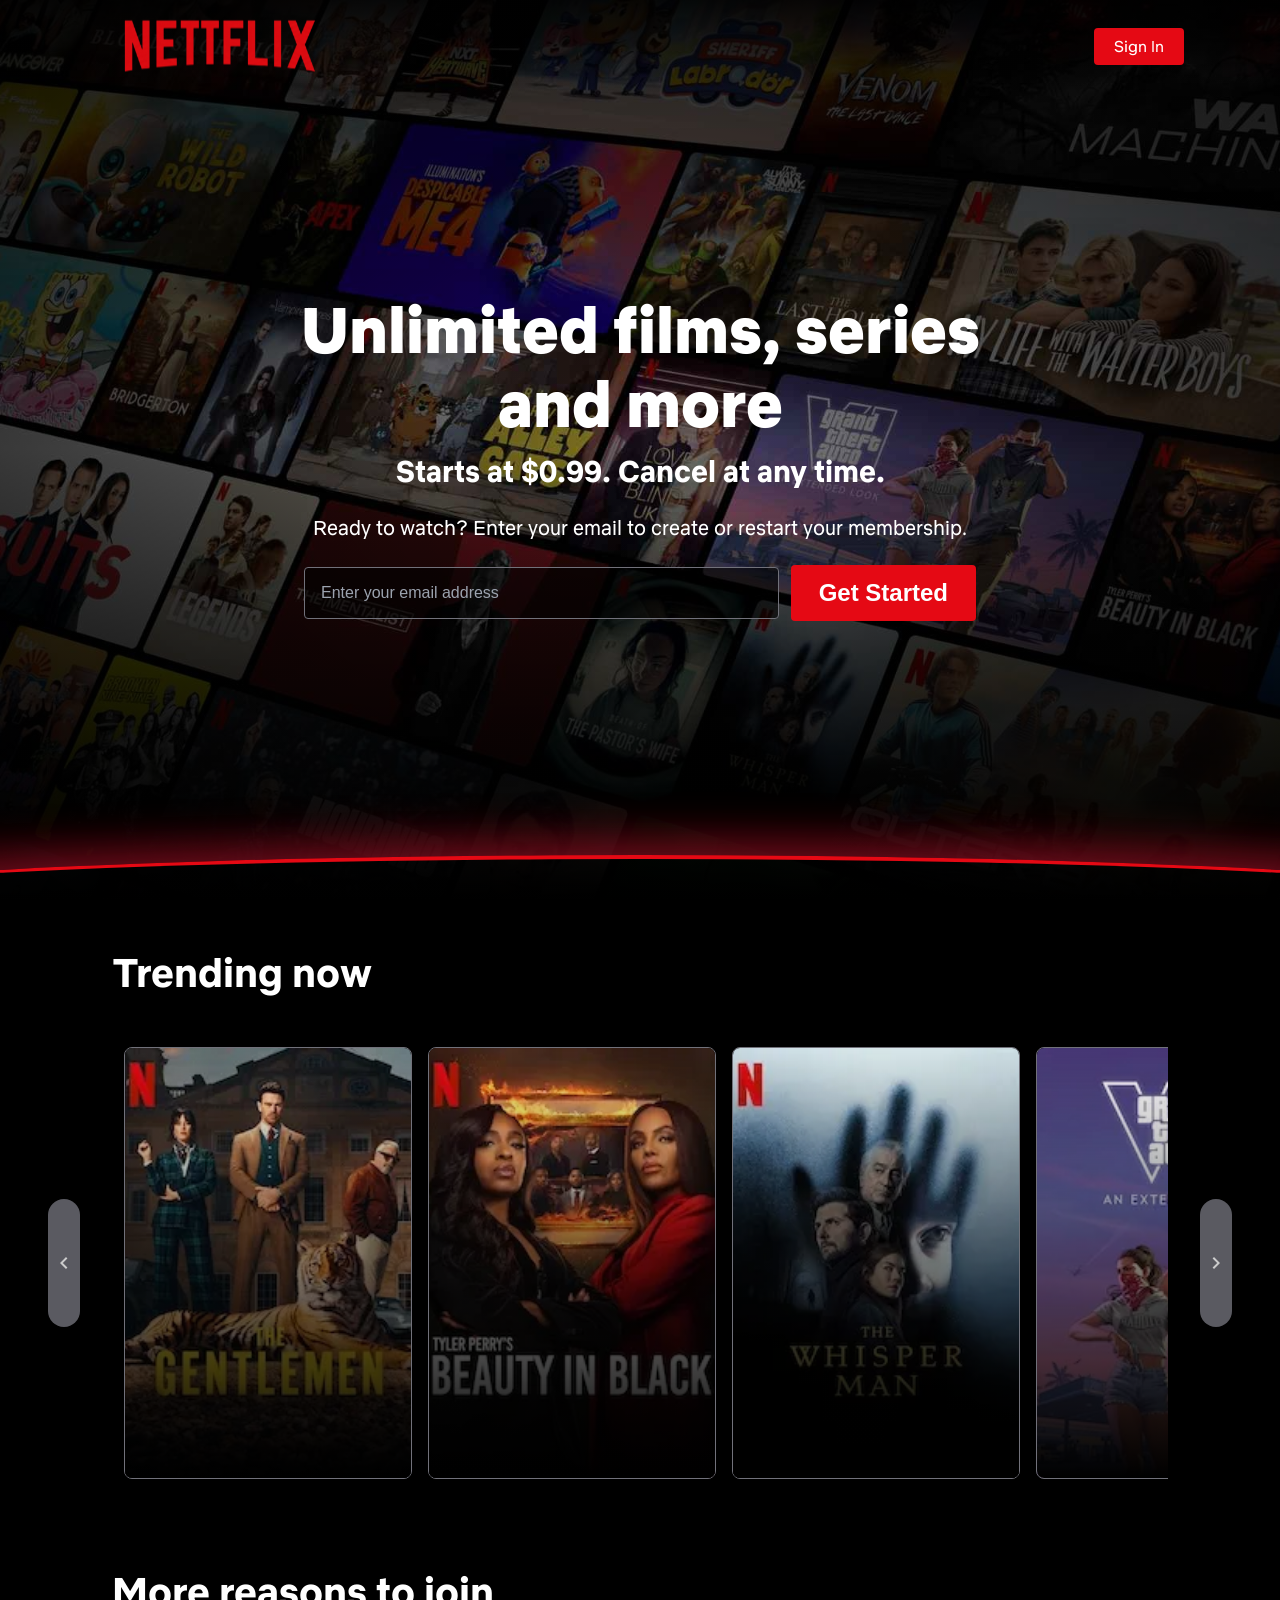
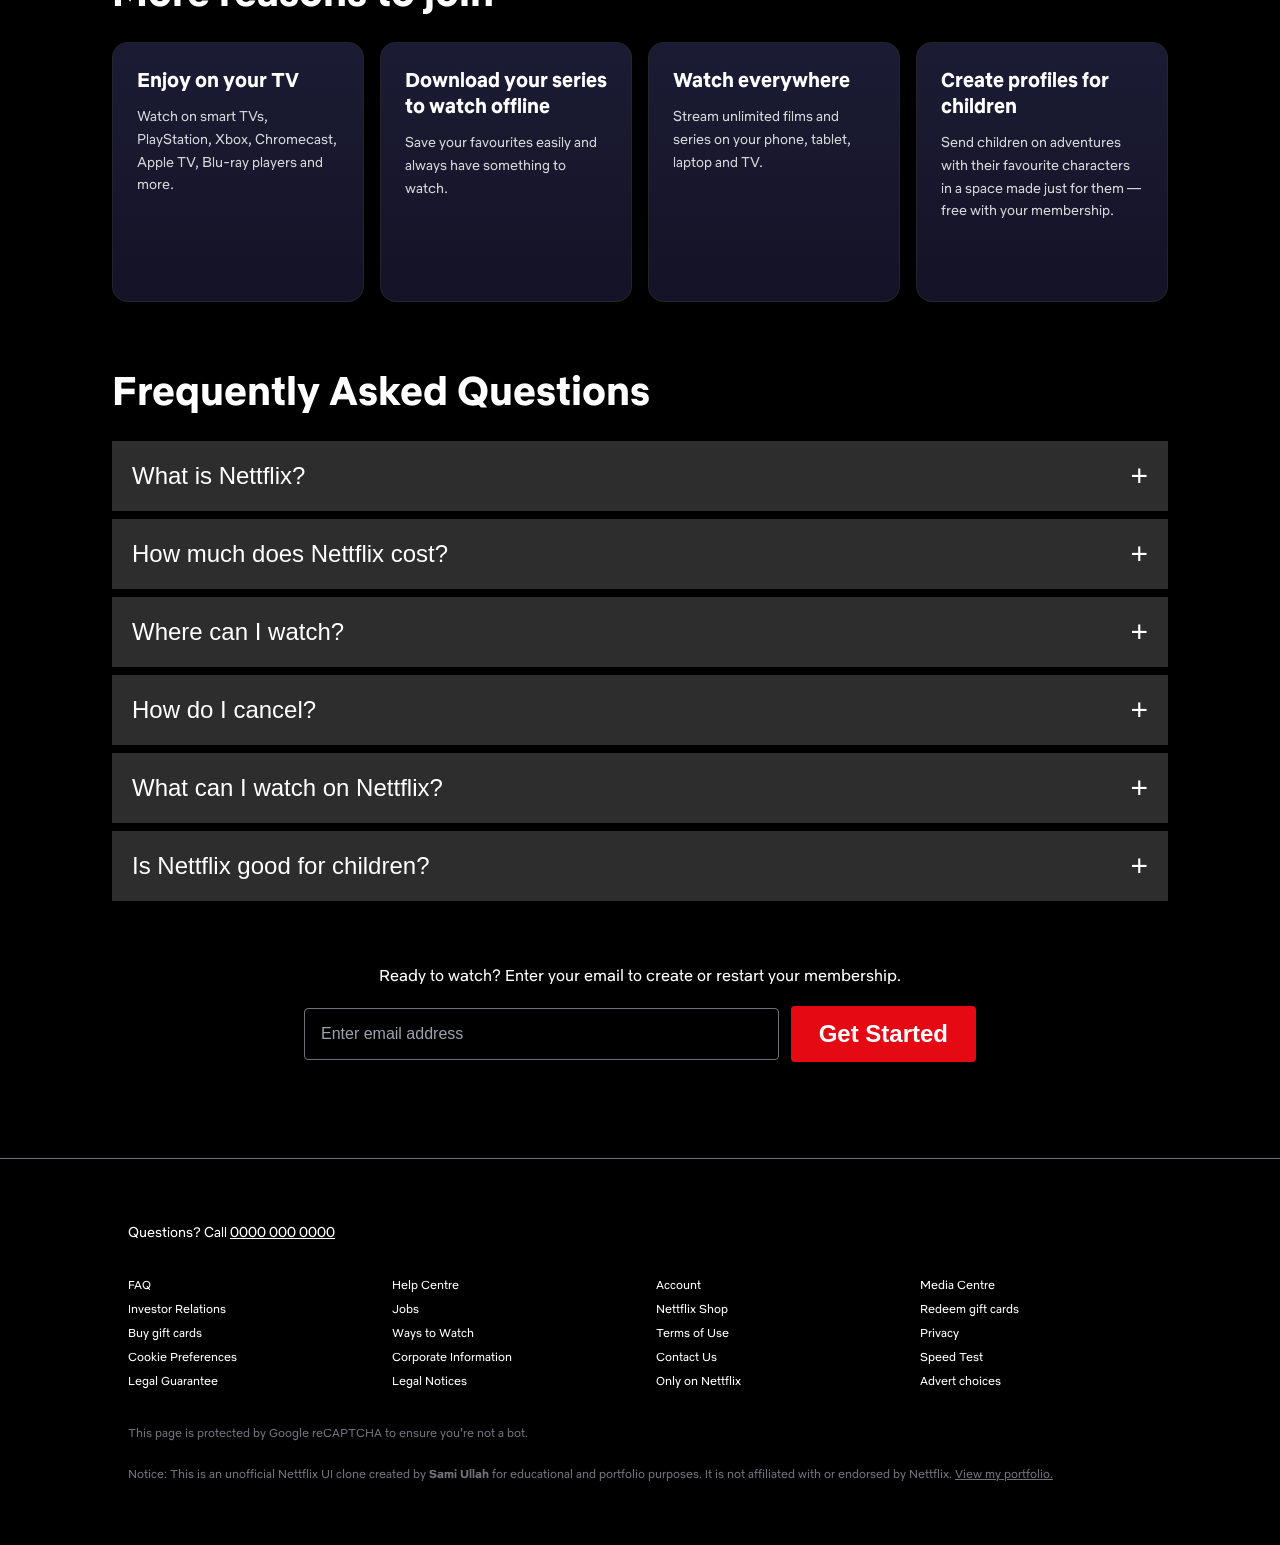
<file: index.html>
<!DOCTYPE html>
<html lang="en">
  <head>
    <meta charset="utf-8" />
    <meta content="width=device-width, initial-scale=1.0" name="viewport" />
    <title>NETTFLIX</title>
    <link rel="icon" href="assets/favicon.ico" type="image/x-icon" />
    <link rel="stylesheet" href="css/style.css" />
  </head>
  <body>

    <div>
      <header class="header">

        <a class="logo-link" href="index.html"><img alt="Nettflix" class="header-logo" src="assets/icons/nettflix-logo.svg"/></a>
        <div>
          <a class="sign-in-btn" href="sign-in.html">Sign In</a>
        </div>

      </header>

      <section class="hero">

        <div class="hero-bg">
          <img alt="" src="assets/images/hero-backdrop.jpg" />
          <div class="hero-overlay-fade"></div>
          <div class="hero-overlay-vignette"></div>
        </div>

        <div class="hero-content">

          <h1 class="hero-title">Unlimited films, series <br /> and more</h1>
          <p class="hero-subtitle">Starts at $0.99. Cancel at any time.</p>
          <p class="hero-caption">
            Ready to watch? Enter your email to create or restart your
            membership.
          </p>

          <form class="email-capture-form">
            <div class="email-input-wrap">
              <input class="email-capture-input" type="email" placeholder="Enter your email address" required/>
            </div>
            <button class="email-capture-button" type="submit">Get Started</button>
          </form>

        </div>

        <div class="hero-decorative-arc"></div>

      </section>

      <main class="main">

        <section>
          <h2 class="section-title">Trending now</h2>
          <div class="carousel-group">

            <button class="carousel-nav carousel-nav--left" id="scrollLeft" type="button">
              <svg viewBox="0 0 24 24">
                <path d="M15.41 7.41L14 6l-6 6 6 6 1.41-1.41L10.83 12z"></path>
              </svg>
            </button>

            <div class="carousel-track custom-scrollbar" id="trendingTrack"></div>

            <button class="carousel-nav carousel-nav--right" id="scrollRight" type="button">
              <svg viewBox="0 0 24 24">
                <path d="M8.59 16.59L13.17 12 8.59 7.41 10 6l6 6-6 6-1.41-1.41z"></path>
              </svg>
            </button>

          </div>
        </section>

        <section>
          <h2 class="section-title">More reasons to join</h2>
          <div class="features-grid">

            <div class="feature-card">
              <div>
                <h3>Enjoy on your TV</h3>
                <p>
                  Watch on smart TVs, PlayStation, Xbox, Chromecast, Apple TV,
                  Blu-ray players and more.
                </p>
              </div>
            </div>

            <div class="feature-card">
              <div>
                <h3>Download your series to watch offline</h3>
                <p>
                  Save your favourites easily and always have something to
                  watch.
                </p>
              </div>
            </div>

            <div class="feature-card">
              <div>
                <h3>Watch everywhere</h3>
                <p>
                  Stream unlimited films and series on your phone, tablet,
                  laptop and TV.
                </p>
              </div>
            </div>

            <div class="feature-card">
              <div>
                <h3>Create profiles for children</h3>
                <p>
                  Send children on adventures with their favourite characters
                  in a space made just for them — free with your membership.
                </p>
              </div>
            </div>

          </div>
        </section>

        <section>

          <h2 class="section-title">Frequently Asked Questions</h2>
          <div class="faq-list">

            <div class="faq-item">
              <button aria-expanded="false" class="faq-toggle" type="button">
                <span>What is Nettflix?</span>
                <span aria-hidden="true" class="faq-icon">+</span>
              </button>
              <div class="faq-content">
                <p>
                  Nettflix is a streaming service that offers a wide variety of
                  award-winning TV programmes, films, anime, documentaries and
                  more on thousands of internet-connected devices. You can
                  watch as much as you want, whenever you want without a single
                  advert - all for one low monthly price.
                </p>
              </div>
            </div>

            <div class="faq-item">
              <button aria-expanded="false" class="faq-toggle" type="button">
                <span>How much does Nettflix cost?</span>
                <span aria-hidden="true" class="faq-icon">+</span>
              </button>
              <div class="faq-content">
                <p>
                  Watch Nettflix on your smartphone, tablet, Smart TV, laptop,
                  or streaming device, all for one fixed monthly fee. Plans
                  range from $0.99 to $0.99 a month. No extra costs, no
                  contracts.
                </p>
              </div>
            </div>

            <div class="faq-item">
              <button aria-expanded="false" class="faq-toggle" type="button">
                <span>Where can I watch?</span>
                <span aria-hidden="true" class="faq-icon">+</span>
              </button>
              <div class="faq-content">
                <p>
                  Watch anywhere, anytime. Sign in with your Nettflix account to
                  watch instantly on the web at netflix.com from your personal
                  computer or on any internet-connected device that offers the
                  Nettflix app, including smart TVs, smartphones, tablets,
                  streaming media players and game consoles.
                </p>
                <p>
                  You can also download your favourite programmes with the iOS
                  or Android app. Use downloads to watch while you're on the go
                  and without an internet connection. Take Nettflix with you
                  anywhere.
                </p>
              </div>
            </div>

            <div class="faq-item">
              <button aria-expanded="false" class="faq-toggle" type="button">
                <span>How do I cancel?</span>
                <span aria-hidden="true" class="faq-icon">+</span>
              </button>
              <div class="faq-content">
                <p>
                  Nettflix is flexible. There are no annoying contracts and no
                  commitments. You can easily cancel your account online in two
                  clicks. There are no cancellation fees - start or stop your
                  account anytime.
                </p>
              </div>
            </div>

            <div class="faq-item">
              <button aria-expanded="false" class="faq-toggle" type="button">
                <span>What can I watch on Nettflix?</span>
                <span aria-hidden="true" class="faq-icon">+</span>
              </button>
              <div class="faq-content">
                <p>
                  Nettflix has an extensive library of feature films,
                  documentaries, TV programmes, anime, award-winning Nettflix
                  originals, and more. Watch as much as you want, anytime you
                  want.
                </p>
              </div>
            </div>

            <div class="faq-item">
              <button aria-expanded="false" class="faq-toggle" type="button">
                <span>Is Nettflix good for children?</span>
                <span aria-hidden="true" class="faq-icon">+</span>
              </button>
              <div class="faq-content">
                <p>
                  The Nettflix Kids experience is included in your membership
                  to give parents control while kids enjoy family-friendly TV
                  shows and films in their own space. Kids profiles come with
                  PIN-protected parental controls that let you restrict the
                  maturity rating of content kids can watch.
                </p>
              </div>
            </div>
          </div>

          <div class="faq-cta">

            <p>
              Ready to watch? Enter your email to create or restart your
              membership.
            </p>

            <form class="email-capture-form">
              <div class="email-input-wrap">
                <input class="email-capture-input" type="email" placeholder="Enter email address" required/>
              </div>
              <button class="email-capture-button">Get Started</button>
            </form>

          </div>

        </section>

      </main>

      <footer class="footer">
        <div class="footer-container">

          <p class="footer-top">
            Questions? Call
            <a href="#">0000 000 0000</a>
          </p>

          <div class="footer-links">

            <div class="footer-link-group">
              <a href="#">FAQ</a>
              <a href="#">Investor Relations</a>
              <a href="#">Buy gift cards</a>
              <a href="#">Cookie Preferences</a>
              <a href="#">Legal Guarantee</a>
            </div>

            <div class="footer-link-group">
              <a href="#">Help Centre</a>
              <a href="#">Jobs</a>
              <a href="#">Ways to Watch</a>
              <a href="#">Corporate Information</a>
              <a href="#">Legal Notices</a>
            </div>

            <div class="footer-link-group">
              <a href="#">Account</a>
              <a href="#">Nettflix Shop</a>
              <a href="#">Terms of Use</a>
              <a href="#">Contact Us</a>
              <a href="#">Only on Nettflix</a>
            </div>

            <div class="footer-link-group">
              <a href="#">Media Centre</a>
              <a href="#">Redeem gift cards</a>
              <a href="#">Privacy</a>
              <a href="#">Speed Test</a>
              <a href="#">Advert choices</a>
            </div>

          </div>

          <p class="footer-recaptcha">
            This page is protected by Google reCAPTCHA to ensure you're not a
            bot.
          </p>
          <br>

          <p class="footer-bottom">
            Notice: This is an unofficial Nettflix UI clone created by
            <strong>Sami Ullah</strong> for educational and portfolio purposes.
            It is not affiliated with or endorsed by Nettflix.
            <a href="https://samiullah.netlify.app" target="_blank">View my portfolio.</a>
          </p>

        </div>
      </footer>
    </div>

    <div class="modal-backdrop" hidden id="movieModal">
      <div class="modal-card" id="movieModalCard">
        <button aria-label="Close" class="modal-close" id="movieModalClose" type="button">
          <svg viewBox="0 0 24 24"><path d="M19 6.41L17.59 5 12 10.59 6.41 5 5 6.41 10.59 12 5 17.59 6.41 19 12 13.41 17.59 19 19 17.59 13.41 12z"></path></svg>
        </button>
        <div id="movieModalBody"></div>
      </div>
    </div>

    <script src="js/movies.js"></script>
    <script src="js/main.js"></script>
  </body>
</html>
</file>
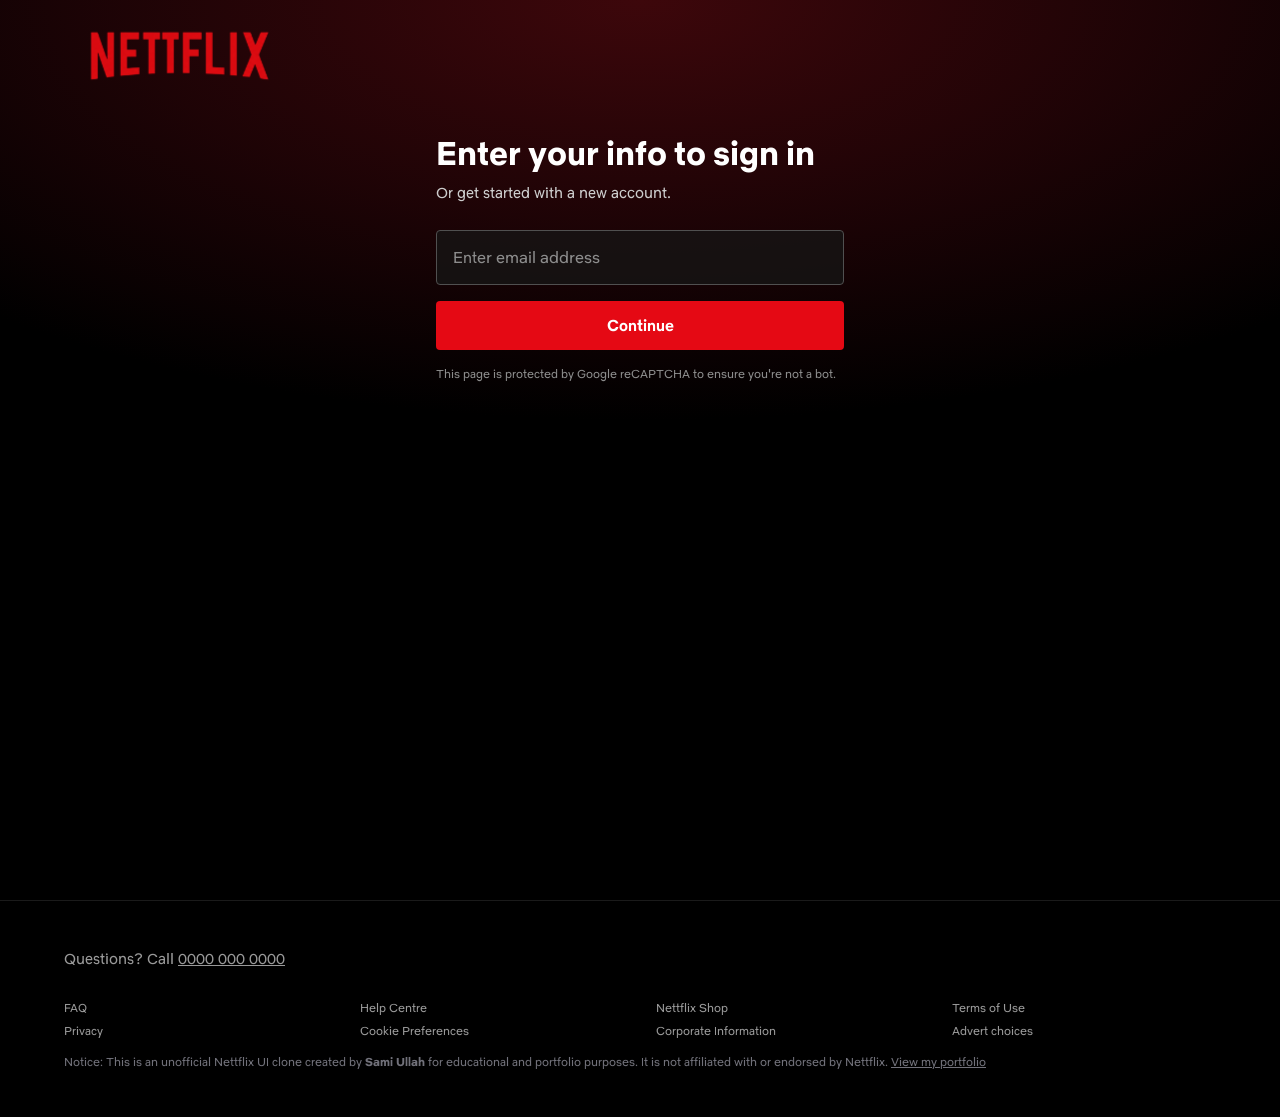
<file: sign-in.html>
<!DOCTYPE html>
<html lang="en">
  <head>
    <meta charset="utf-8" />
    <meta content="width=device-width, initial-scale=1.0" name="viewport" />
    <title>NETTFLIX</title>
    <link rel="icon" href="assets/favicon.ico" type="image/x-icon" />
    <link rel="stylesheet" href="css/sign-in.css" />
  </head>
  <body>

    <div class="signin-page">
      <header class="header">
        <a href="index.html"><img alt="Nettflix" class="logo" src="assets/icons/nettflix-logo.svg" /></a>
      </header>

      <section class="signin-card">

          <h1 class="card-title">Enter your info to sign in</h1>
          <p class="card-subtitle">Or get started with a new account.</p>

          <form class="email-capture-form" id="signinForm">
            <input class="email-capture-input" id="email" type="email" placeholder="Enter email address" required />
            <button class="singin-card-submit">Continue</button>
            <p class="captcha-note">This page is protected by Google reCAPTCHA to ensure you're not a bot.</p>
          </form>

        </section> 
    </div>

    <footer class="footer">
        <div class="footer-container">
          <p class="footer-top">Questions? Call <a href="#">0000 000 0000</a></p>

          <div class="footer-links">
            <div class="footer-link-group">
              <a href="#">FAQ</a>
              <a href="#">Privacy</a>
            </div>
            <div class="footer-link-group">
              <a href="#">Help Centre</a>
              <a href="#">Cookie Preferences</a>
            </div>
            <div class="footer-link-group">
              <a href="#">Nettflix Shop</a>
              <a href="#">Corporate Information</a>
            </div>
            <div class="footer-link-group">
              <a href="#">Terms of Use</a>
              <a href="#">Advert choices</a>
            </div>
          </div>

          <p class="footer-bottom">
            Notice: This is an unofficial Nettflix UI clone created by <strong>Sami Ullah</strong> for educational and portfolio purposes. It is not affiliated with or endorsed by Nettflix. <a href="https://samiullah.netlify.app" target="_blank">View my portfolio</a>
          </p>
        </div>
      </footer>

    <script src="js/movies.js"></script>
    <script src="js/main.js"></script>
  </body>
</html>
</file>
<file: css/style.css>
@font-face {
  font-family: "Nettflix Sans";
  src: url("../assets/fonts/nettflix-sans-variable.woff2") format("woff2");
}

:root {
  --red: #e50914;
  --red-dark: #b00710;
  --card: #2d2d2d;
  --card-hover: #414141;
  --light: #d4d4d8;
  --muted: #71717a;
  --white: #fff;
}

* {
  margin: 0;
  padding: 0;
  box-sizing: border-box;
}

body {
  background: #000;
  color: var(--white);
  font-family: "Nettflix Sans", "Helvetica Neue", sans-serif;
}

img {
  display: block;
  max-width: 100%;
}

.header {
  position: absolute;
  top: 0;
  left: 0;
  right: 0;
  z-index: 10;
  display: flex;
  justify-content: space-between;
  align-items: center;
  padding: 16px 16px;
  background: linear-gradient(rgba(0, 0, 0, 0.8), rgba(0, 0, 0, 0.4), transparent);
}

.header-logo {
  width: 112px;
}

.sign-in-btn {
  display: inline-block;
  padding: 8px 20px;
  border-radius: 4px;
  background: var(--red);
  color: var(--white);
  font-size: 14px;
  text-decoration: none;
}

.sign-in-btn:hover {
  background: var(--red-dark);
}

/* hero */
.hero {
  position: relative;
  min-height: 100vh;
  display: flex;
  justify-content: center;
  align-items: center;
  text-align: center;
  padding: 0 16px;
  overflow: hidden;
}

.hero-bg,
.hero-overlay-fade,
.hero-overlay-vignette {
  position: absolute;
  inset: 0;
}

.hero-bg img {
  width: 100%;
  height: 100%;
  object-fit: cover;
}

.hero-overlay-fade {
  background: linear-gradient(to top, #000, rgba(0, 0, 0, 0.3) 50%, rgba(0, 0, 0, 0.5));
}

.hero-overlay-vignette {
  background: radial-gradient(ellipse at center, transparent, rgba(0, 0, 0, 0.45) 50%, rgba(0, 0, 0, 0.75));
}

.hero-content {
  position: relative;
  width: 100%;
  max-width: 1152px;
  padding: 96px 0 80px;
  display: flex;
  flex-direction: column;
  align-items: center;
}

.hero-title {
  font-size: 28px;
  font-weight: 900;
  line-height: 1.15;
  margin-bottom: 10px;
}

.hero-subtitle {
  font-size: 18px;
  font-weight: 700;
  margin-bottom: 24px;
}

.hero-caption {
  font-size: 16px;
  margin-bottom: 24px;
}

.hero-decorative-arc {
  position: absolute;
  left: 50%;
  bottom: -55px;
  width: 140%;
  height: 100px;
  border-radius: 50% 50% 0 0;
  border-top: 4px solid var(--red);
  box-shadow: 0 -18px 40px rgba(229, 9, 20, 0.45), 0 26px 60px rgba(37, 99, 235, 0.5);
  transform: translateX(-50%);
}

.email-capture-form {
  width: 100%;
  max-width: 672px;
  display: flex;
  flex-direction: column;
  align-items: center;
  gap: 12px;
}

.email-input-wrap {
  width: 100%;
}

.email-capture-input {
  width: 100%;
  padding: 16px;
  border: 1px solid var(--muted);
  border-radius: 4px;
  background: rgba(0, 0, 0, 0.6);
  color: var(--white);
  font-size: 16px;
}

.email-capture-input::placeholder {
  color: #9ca3af;
}

.email-capture-input:focus {
  border-color: transparent;
  box-shadow: 0 0 0 2px var(--white);
}

.email-capture-button {
  padding: 14px 28px;
  border: none;
  border-radius: 4px;
  background: var(--red);
  color: var(--white);
  font-size: 20px;
  font-weight: 700;
  cursor: pointer;
}

.email-capture-button:hover {
  background: var(--red-dark);
}

/* ================= MAIN ================= */
.main {
  position: relative;
  z-index: 20;
  max-width: 1280px;
  margin: 0 auto;
  padding: 48px 16px 32px;
}

.main section {
  margin-bottom: 64px;
}

.section-title {
  font-size: 24px;
  margin-bottom: 24px;
}

/* trending movies */
.carousel-group {
  position: relative;
}

.carousel-track {
  display: flex;
  gap: 16px;
  padding: 24px 12px;
  overflow-x: auto;
  scroll-behavior: smooth;
}

.custom-scrollbar {
  scrollbar-width: none;
}

.custom-scrollbar::-webkit-scrollbar {
  display: none;
}

.carousel-nav {
  position: absolute;
  top: 50%;
  width: 32px;
  height: 128px;
  display: flex;
  justify-content: center;
  align-items: center;
  border: none;
  border-radius: 20px;
  background: var(--muted);
  color: var(--white);
  opacity: 0.8;
  transform: translateY(-50%);
  cursor: pointer;
}

.carousel-nav:hover {
  opacity: 1;
}

.carousel-nav svg {
  width: 24px;
  height: 24px;
  fill: currentColor;
}

.carousel-nav--left {
  left: -12px;
}

.carousel-nav--right {
  right: -12px;
}

.movie-card {
  flex-shrink: 0;
  width: 128px;
  height: 192px;
  border-radius: 8px;
  cursor: pointer;
  transition: transform 0.3s ease;
}

.movie-card:hover {
  transform: scale(1.05);
}

.movie-card-inner {
  position: relative;
  width: 100%;
  height: 100%;
  border: 1px solid var(--muted);
  border-radius: 8px;
  background: #18181b;
  overflow: hidden;
}

.movie-card-inner img {
  width: 100%;
  height: 100%;
  object-fit: cover;
}

.movie-card-overlay {
  position: absolute;
  inset: 0;
  background: linear-gradient(to top, #000, transparent);
}

/* features */
.features-grid {
  display: grid;
  gap: 16px;
}

.feature-card {
  min-height: 260px;
  padding: 24px;
  border: 1px solid rgba(39, 39, 42, 0.8);
  border-radius: 16px;
  background: linear-gradient(to bottom, #1b1c34, #141226);
}

.feature-card h3 {
  font-size: 20px;
  margin-bottom: 12px;
}

.feature-card p {
  color: var(--light);
  font-size: 14px;
  line-height: 1.625;
}

/* ================= FAQ ================= */
.faq-item {
  margin-bottom: 8px;
  background: var(--card);
  cursor: pointer;
}

.faq-item:hover {
  background: var(--card-hover);
}

.faq-toggle {
  display: flex;
  justify-content: space-between;
  align-items: center;
  gap: 16px;
  width: 100%;
  padding: 20px;
  border: none;
  background: none;
  color: var(--white);
  font-size: 18px;
  text-align: left;
  cursor: pointer;
}

.faq-icon {
  font-size: 30px;
  line-height: 1;
  transition: transform 0.2s ease;
}

.faq-item--open .faq-icon {
  transform: rotate(45deg);
}

.faq-content {
  display: none;
  padding: 16px 24px 24px;
  border-top: 1px solid rgba(63, 63, 70, 0.6);
  color: var(--light);
  font-size: 16px;
  line-height: 1.625;
}

.faq-item--open .faq-content {
  display: block;
}

.faq-content p {
  margin-bottom: 16px;
}

.faq-content p:last-child {
  margin-bottom: 0;
}

.faq-cta {
  display: flex;
  flex-direction: column;
  align-items: center;
  margin-top: 24px;
  padding-top: 40px;
  text-align: center;
}

.faq-cta p {
  margin-bottom: 20px;
}

/* footer */

a {
  color: inherit;
}

.footer {
  padding: 64px 24px;
  border-top: 1px solid var(--muted);
  font-size: 14px;
}

.footer-container {
  max-width: 1152px;
  margin: 0 auto;
}

.footer-top a,
.footer-bottom a {
  text-decoration: underline;
}

.footer-links {
  display: grid;
  grid-template-columns: repeat(2, 1fr);
  gap: 16px 32px;
  margin-top: 32px;
  font-size: 12px;
  line-height: 2;
}

.footer-link-group {
  display: flex;
  flex-direction: column;
}

.footer-link-group a {
  text-decoration: none;
}

.footer-link-group a:hover {
  text-decoration: underline;
}

.footer-recaptcha {
  margin-top: 32px;
  font-size: 12px;
  color: var(--muted);
}

.footer-bottom {
  margin-top: 8px;
  font-size: 12px;
  color: var(--muted);
}

.modal-backdrop {
  position: fixed;
  inset: 0;
  z-index: 20;
  display: flex;
  justify-content: center;
  align-items: center;
  padding: 12px;
  background: rgba(0, 0, 0, 0.85);
}

.modal-backdrop[hidden] {
  display: none;
}

.modal-card {
  position: relative;
  width: 100%;
  max-width: 768px;
  max-height: 94vh;
  overflow-y: auto;
  border: 1px solid var(--muted);
  border-radius: 12px;
  background: #181818;
}

.modal-close {
  position: absolute;
  top: 16px;
  right: 16px;
  z-index: 30;
  display: flex;
  justify-content: center;
  align-items: center;
  width: 36px;
  height: 36px;
  border: 1px solid var(--muted);
  border-radius: 9999px;
  background: rgba(0, 0, 0, 0.7);
  color: var(--white);
  cursor: pointer;
}

.modal-close svg {
  width: 20px;
  height: 20px;
  fill: currentColor;
}

.modal-header {
  position: relative;
  height: 288px;
  overflow: hidden;
}

.modal-header .banner {
  width: 100%;
  height: 100%;
  object-fit: cover;
}

.modal-header-grad {
  position: absolute;
  inset: 0;
  background: linear-gradient(to top, #181818, transparent);
}

.modal-title-img {
  position: absolute;
  bottom: 20px;
  left: 24px;
  z-index: 10;
  max-height: 80px;
  object-fit: contain;
}

.modal-body {
  padding: 16px 24px 32px;
}

.modal-chips {
  display: flex;
  flex-wrap: wrap;
  align-items: center;
  gap: 8px;
  font-size: 12px;
  font-weight: 600;
  color: var(--light);
}

.chips-genres {
  display: flex;
  flex-wrap: wrap;
  gap: 4px;
}

.chip {
  padding: 2px 8px;
  border: 1px solid var(--muted);
  border-radius: 4px;
  background: #27272a;
}

.modal-desc {
  padding-top: 8px;
  color: var(--light);
  font-size: 14px;
  line-height: 1.625;
}

.modal-cta {
  margin-top: 16px;
  padding: 12px 24px;
  border: none;
  border-radius: 4px;
  background: var(--red);
  color: var(--white);
  font-size: 16px;
  font-weight: 700;
  cursor: pointer;
}

.modal-cta:hover {
  background: var(--red-dark);
}


@media (min-width: 640px) {
  .header {
    padding: 16px 32px;
  }

  .header-logo {
    width: 160px;
  }

  .sign-in-btn {
    font-size: 16px;
  }

  .hero-title {
    font-size: 40px;
  }

  .hero-subtitle {
    font-size: 24px;
  }

  .movie-card {
    width: 192px;
    height: 288px;
  }

  .modal-header {
    height: 360px;
  }

  .modal-title-img {
    max-height: 100px;
  }

  .email-capture-form {
    flex-direction: row;
  }

  .email-input-wrap {
    flex: 1;
  }

  .features-grid {
    grid-template-columns: repeat(2, 1fr);
  }

  .footer-links {
    grid-template-columns: repeat(3, 1fr);
  }
}

@media (min-width: 1024px) {
  .header {
    padding: 16px 96px;
  }

  .header-logo {
    width: 240px;
  }

  .hero-title {
    font-size: 64px;
  }

  .hero-subtitle {
    font-size: 30px;
  }

  .hero-caption {
    font-size: 20px;
  }

  .email-capture-button {
    font-size: 24px;
  }

  .main {
    padding: 48px 112px 32px;
  }

  .section-title {
    font-size: 40px;
  }

  .movie-card {
    width: 288px;
    height: 432px;
  }

  .faq-toggle {
    font-size: 24px;
  }

  .faq-content {
    font-size: 20px;
  }

  .footer {
    padding: 64px 128px;
  }

  .modal-header {
    height: 480px;
  }

  .modal-title-img {
    max-height: 144px;
  }

  .modal-desc {
    font-size: 18px;
  }

  .carousel-nav--left {
    left: -64px;
  }

  .carousel-nav--right {
    right: -64px;
  }

  .features-grid {
    grid-template-columns: repeat(4, 1fr);
  }

  .footer-links {
    grid-template-columns: repeat(4, 1fr);
  }
}
</file>
<file: css/sign-in.css>
@font-face {
  font-family: "Nettflix Sans";
  src: url("../assets/fonts/nettflix-sans-variable.woff2") format("woff2");
}

:root {
  --red: #e50914;
  --red-hover: #c11119;
  --muted: #8c8c8c;
  --field-bg: rgba(22, 22, 22, 0.75);
  --field-border: #505050;
}

* {
  margin: 0;
  padding: 0;
  box-sizing: border-box;
}

body {
  color: #fff;
  font-family: "Nettflix Sans", "Helvetica Neue", sans-serif;
  background: #000;
}

.signin-page {
  min-height: 100vh;
  display: flex;
  flex-direction: column;
  background-image: radial-gradient(ellipse 90% 55% at 50% 0, rgba(105, 12, 19, 0.58) 0, rgba(35, 4, 7, 0.85) 45%, #000 85%);
}

.header {
  padding: 24px;
}

.logo {
  display: block;
  width: 128px;
}

.signin-card {
  flex: 1;
  width: 100%;
  max-width: 440px;
  margin: 0 auto;
  padding: 32px 16px 80px;
}

.card-title {
  font-size: 24px;
  margin-bottom: 8px;
}

.card-subtitle {
  font-size: 14px;
  color: #ccc;
  margin-bottom: 28px;
}

.email-capture-form {
  display: flex;
  flex-direction: column;
  gap: 16px;
}

.email-capture-input {
  width: 100%;
  padding: 16px;
  font: inherit;
  color: #fff;
  background: var(--field-bg);
  border: 1px solid var(--field-border);
  border-radius: 4px;
  transition: border-color 0.2s, background-color 0.2s;
}

.email-capture-input::placeholder {
  color: var(--muted);
}

.email-capture-input:focus {
  outline: none;
  border-color: #fff;
  background: #161616;
}

.singin-card-submit {
  width: 100%;
  padding: 14px 24px;
  font: inherit;
  font-weight: 600;
  color: #fff;
  background: var(--red);
  border: none;
  border-radius: 4px;
  cursor: pointer;
  transition: background-color 0.15s;
}

.singin-card-submit:hover {
  background: var(--red-hover);
}

.captcha-note {
  font-size: 12px;
  color: var(--muted);
}

.footer {
  padding: 48px 24px;
  background: #000000;
  border-top: 1px solid #1a1a1a;
}

a {
  color: inherit;
}

.footer-container {
  max-width: 1152px;
  margin: 0 auto;
}

.footer-top {
  margin-bottom: 32px;
  font-size: 15px;
  color: #999;
}

.footer-links {
  display: grid;
  grid-template-columns: repeat(2, 1fr);
  gap: 16px 32px;
  margin-bottom: 16px;
  font-size: 12px;
  color: #999;
}

.footer-link-group {
  display: flex;
  flex-direction: column;
  gap: 8px;
}

.footer-links a {
  text-decoration: none;
}

.footer-links a:hover {
  text-decoration: underline;
}

.footer-bottom {
  font-size: 12px;
  color: #71717a;
}

@media (min-width: 640px) {
  .card-title {
    font-size: 33px;
  }

  .card-subtitle {
    font-size: 15px;
  }
}

@media (min-width: 768px) {
  .header {
    padding: 28px 64px 16px;
  }

  .logo {
    width: 224px;
  }

  .footer {
    padding: 48px 64px;
  }

  .footer-links {
    grid-template-columns: repeat(4, 1fr);
  }
}

@media (min-width: 1536px) {
  .signin-card {
    max-width: 480px;
  }

  .footer-container {
    max-width: 1280px;
  }
}
</file>
